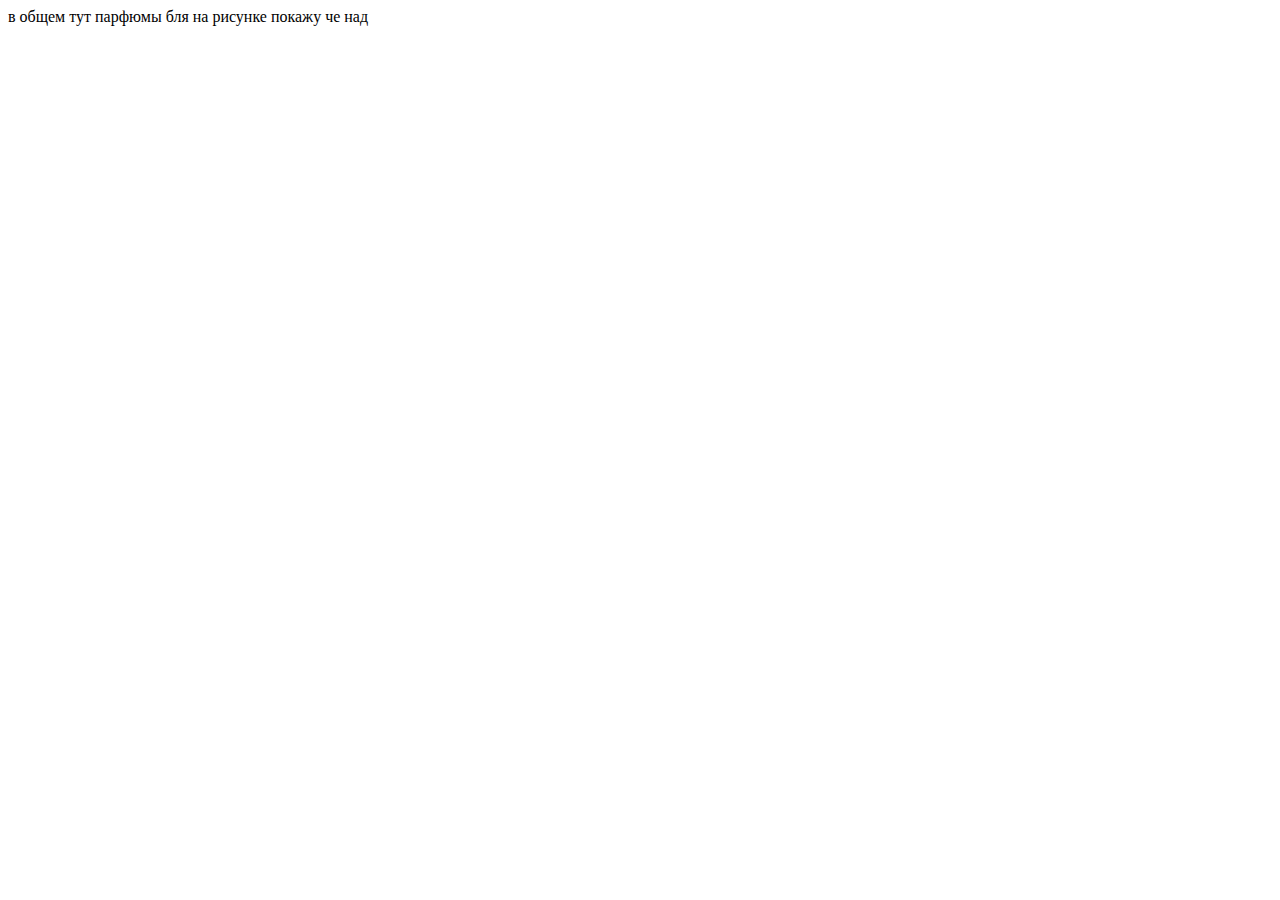
<file: accsessories.html>
<!DOCTYPE html>
<html lang="en">
<head>
    <meta charset="UTF-8">
    <meta name="viewport" content="width=device-width, initial-scale=1.0">
    <title>Document</title>
</head>
<body>
    в общем тут парфюмы бля на рисунке покажу че над
</body>
</html>
</file>
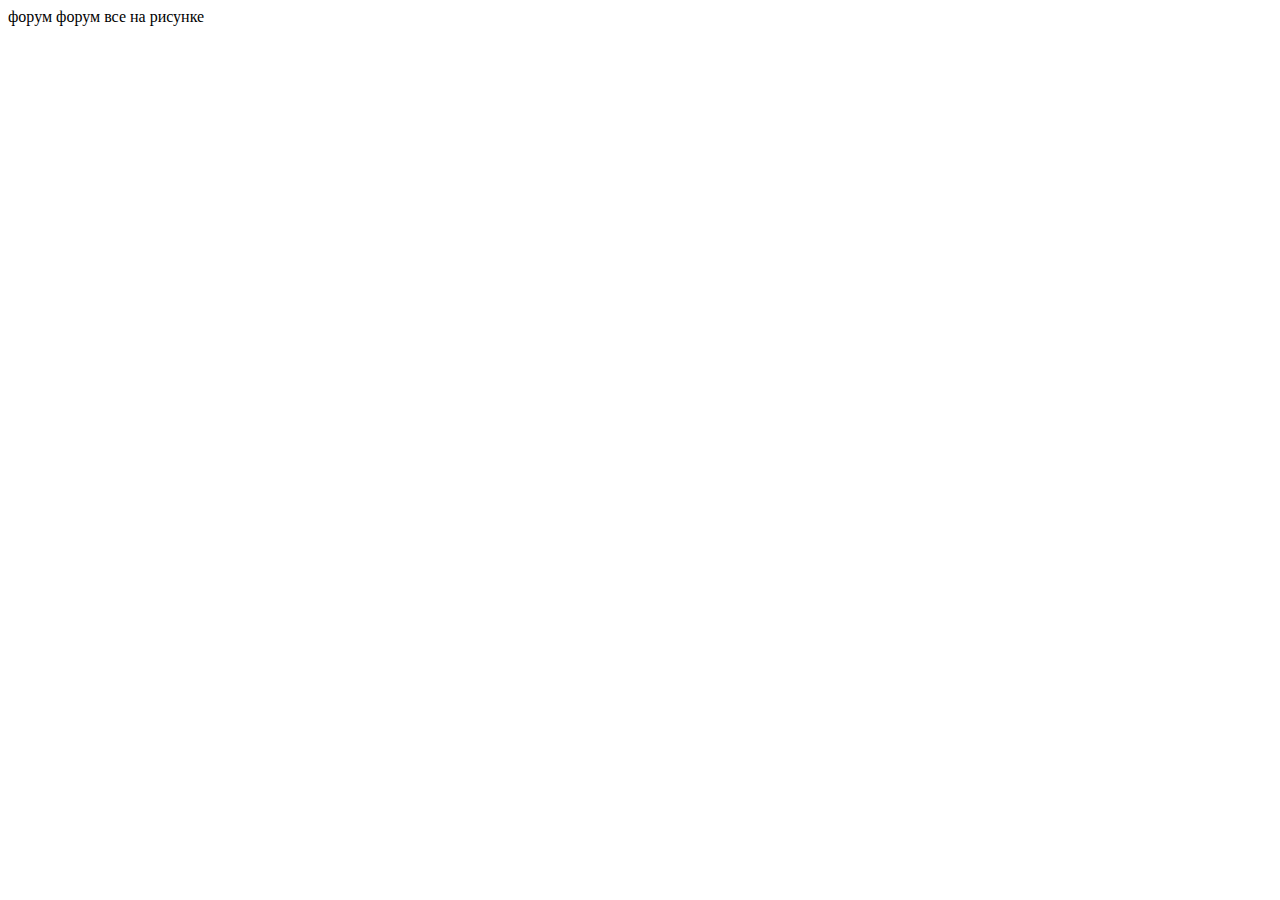
<file: forum.html>
<!DOCTYPE html>
<html lang="en">
<head>
    <meta charset="UTF-8">
    <meta name="viewport" content="width=device-width, initial-scale=1.0">
    <title>Document</title>
</head>
<body>
    форум форум все на рисунке
</body>
</html>
</file>
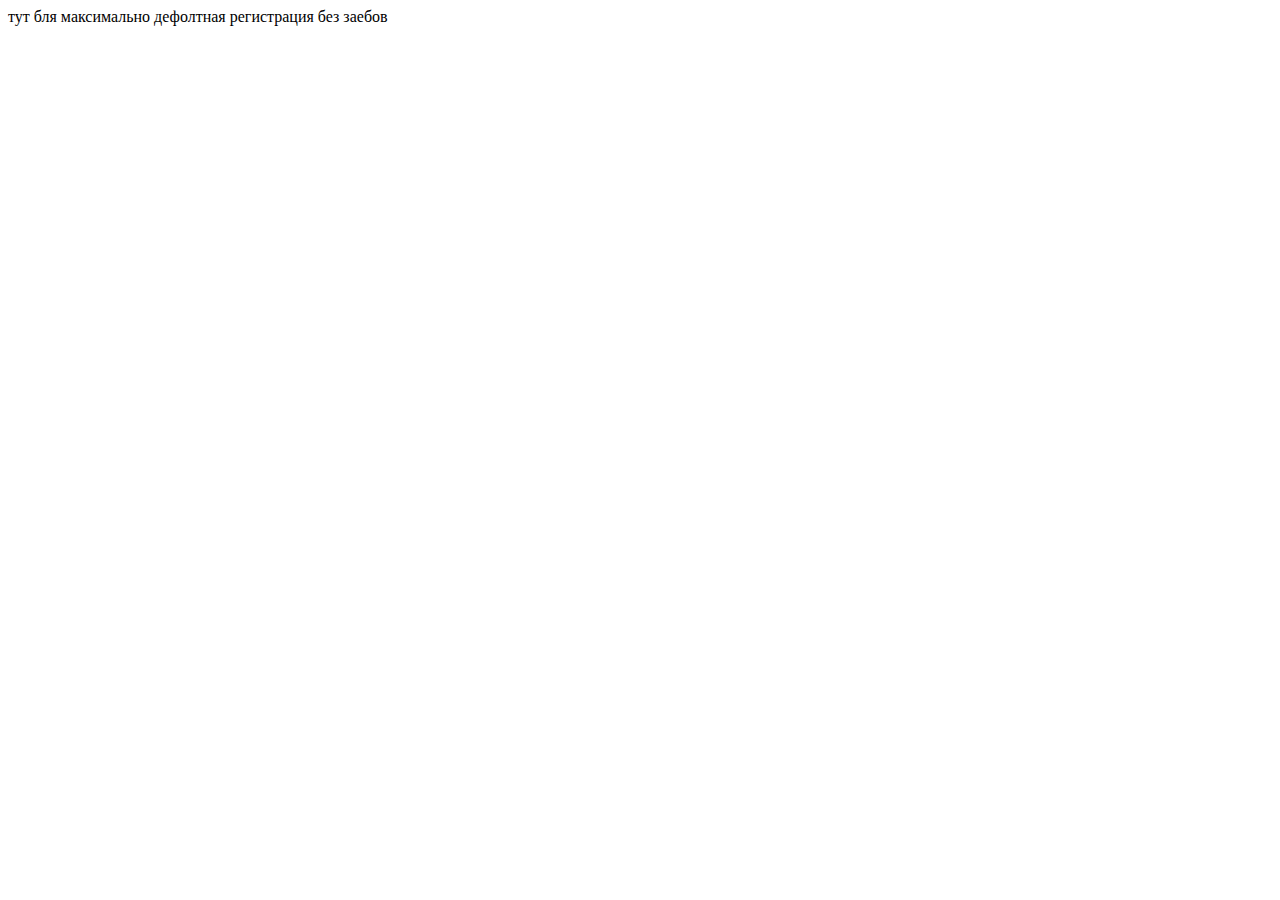
<file: registration.html>
<!DOCTYPE html>
<html lang="en">
<head>
    <meta charset="UTF-8">
    <meta name="viewport" content="width=device-width, initial-scale=1.0">
    <title>Document</title>
</head>
<body>
    тут бля максимально дефолтная регистрация без заебов
</body>
</html>
</file>
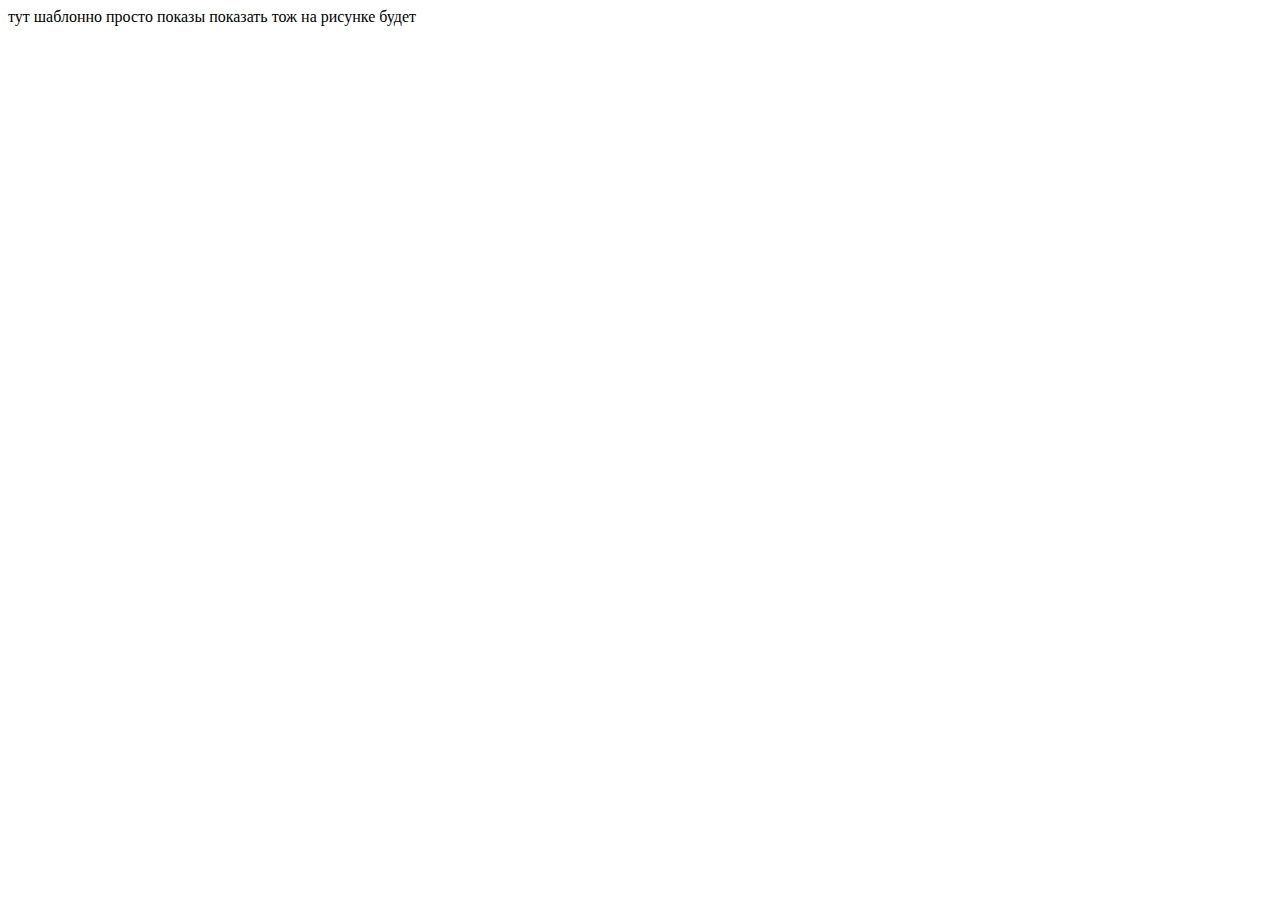
<file: runwayexample.html>
<!DOCTYPE html>
<html lang="en">
<head>
    <meta charset="UTF-8">
    <meta name="viewport" content="width=device-width, initial-scale=1.0">
    <title>Document</title>
</head>
<body>
    тут шаблонно просто показы показать тож на рисунке будет
</body>
</html>
</file>
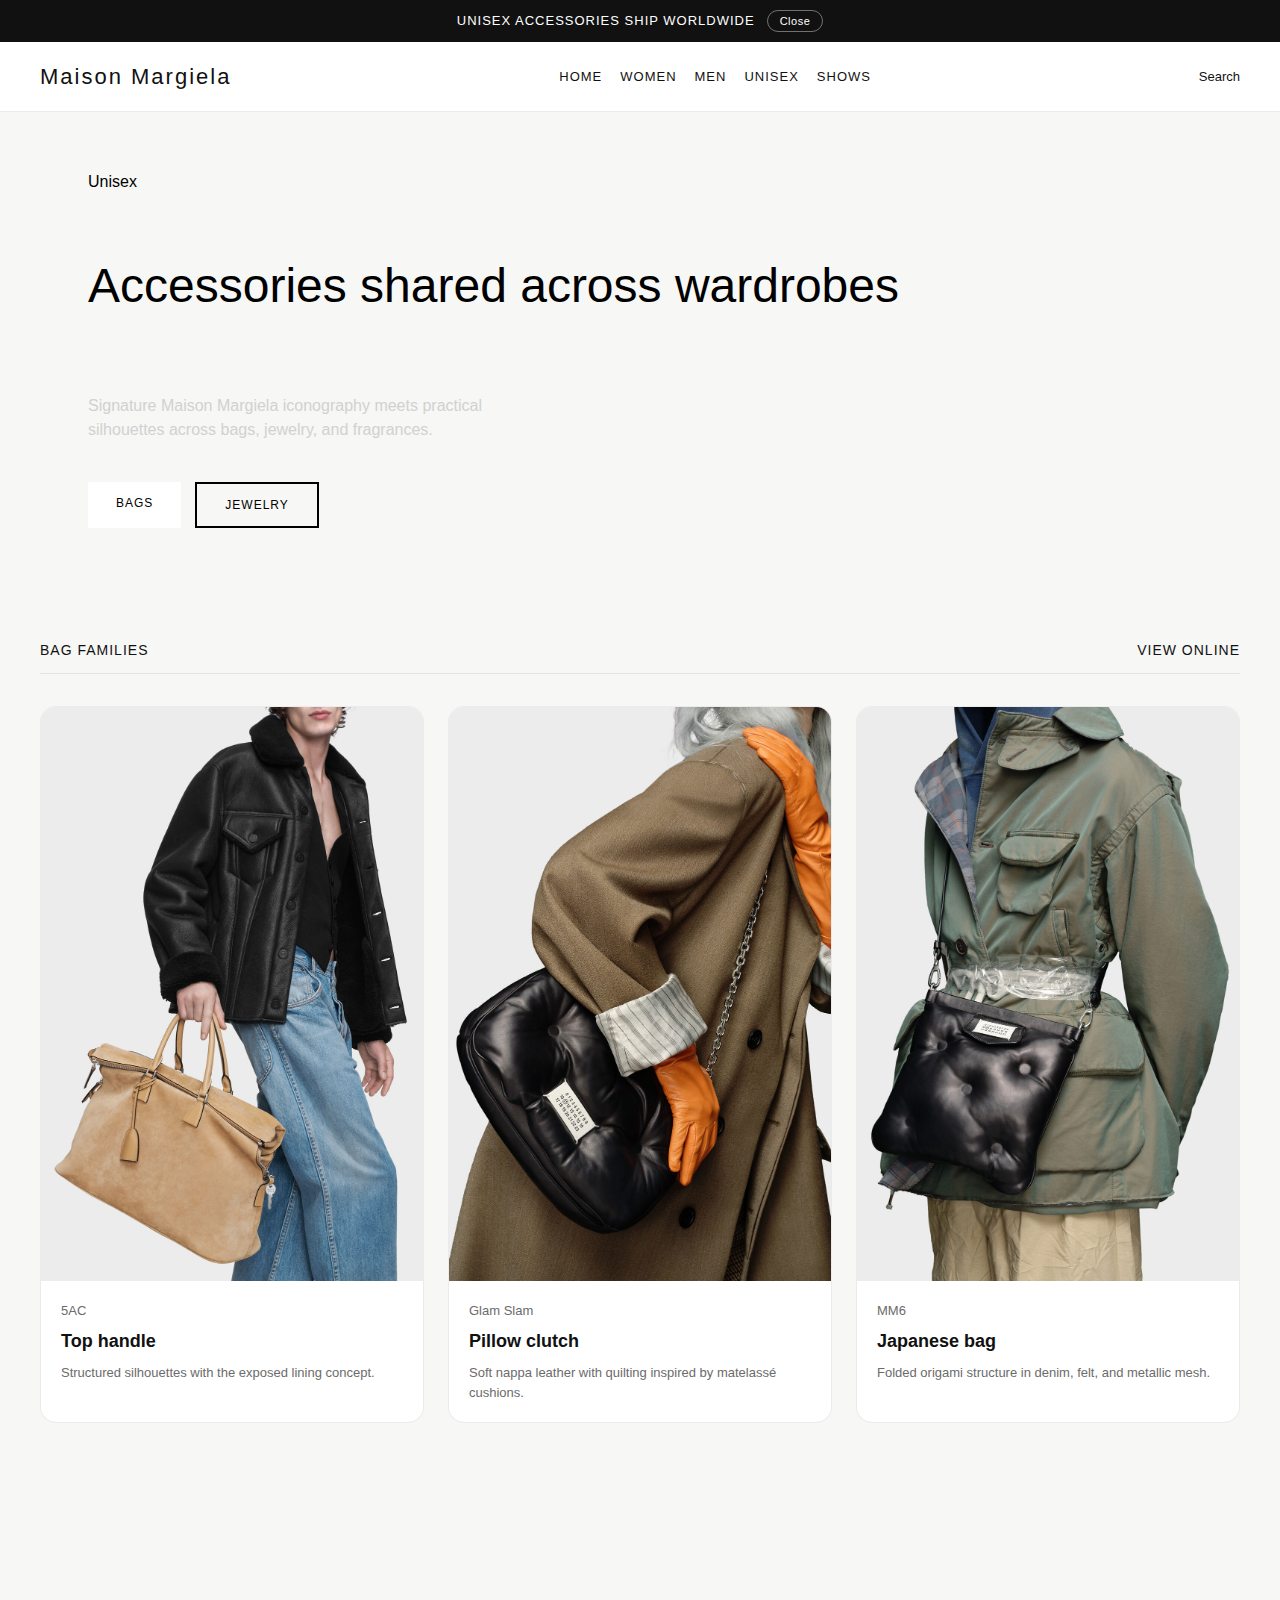
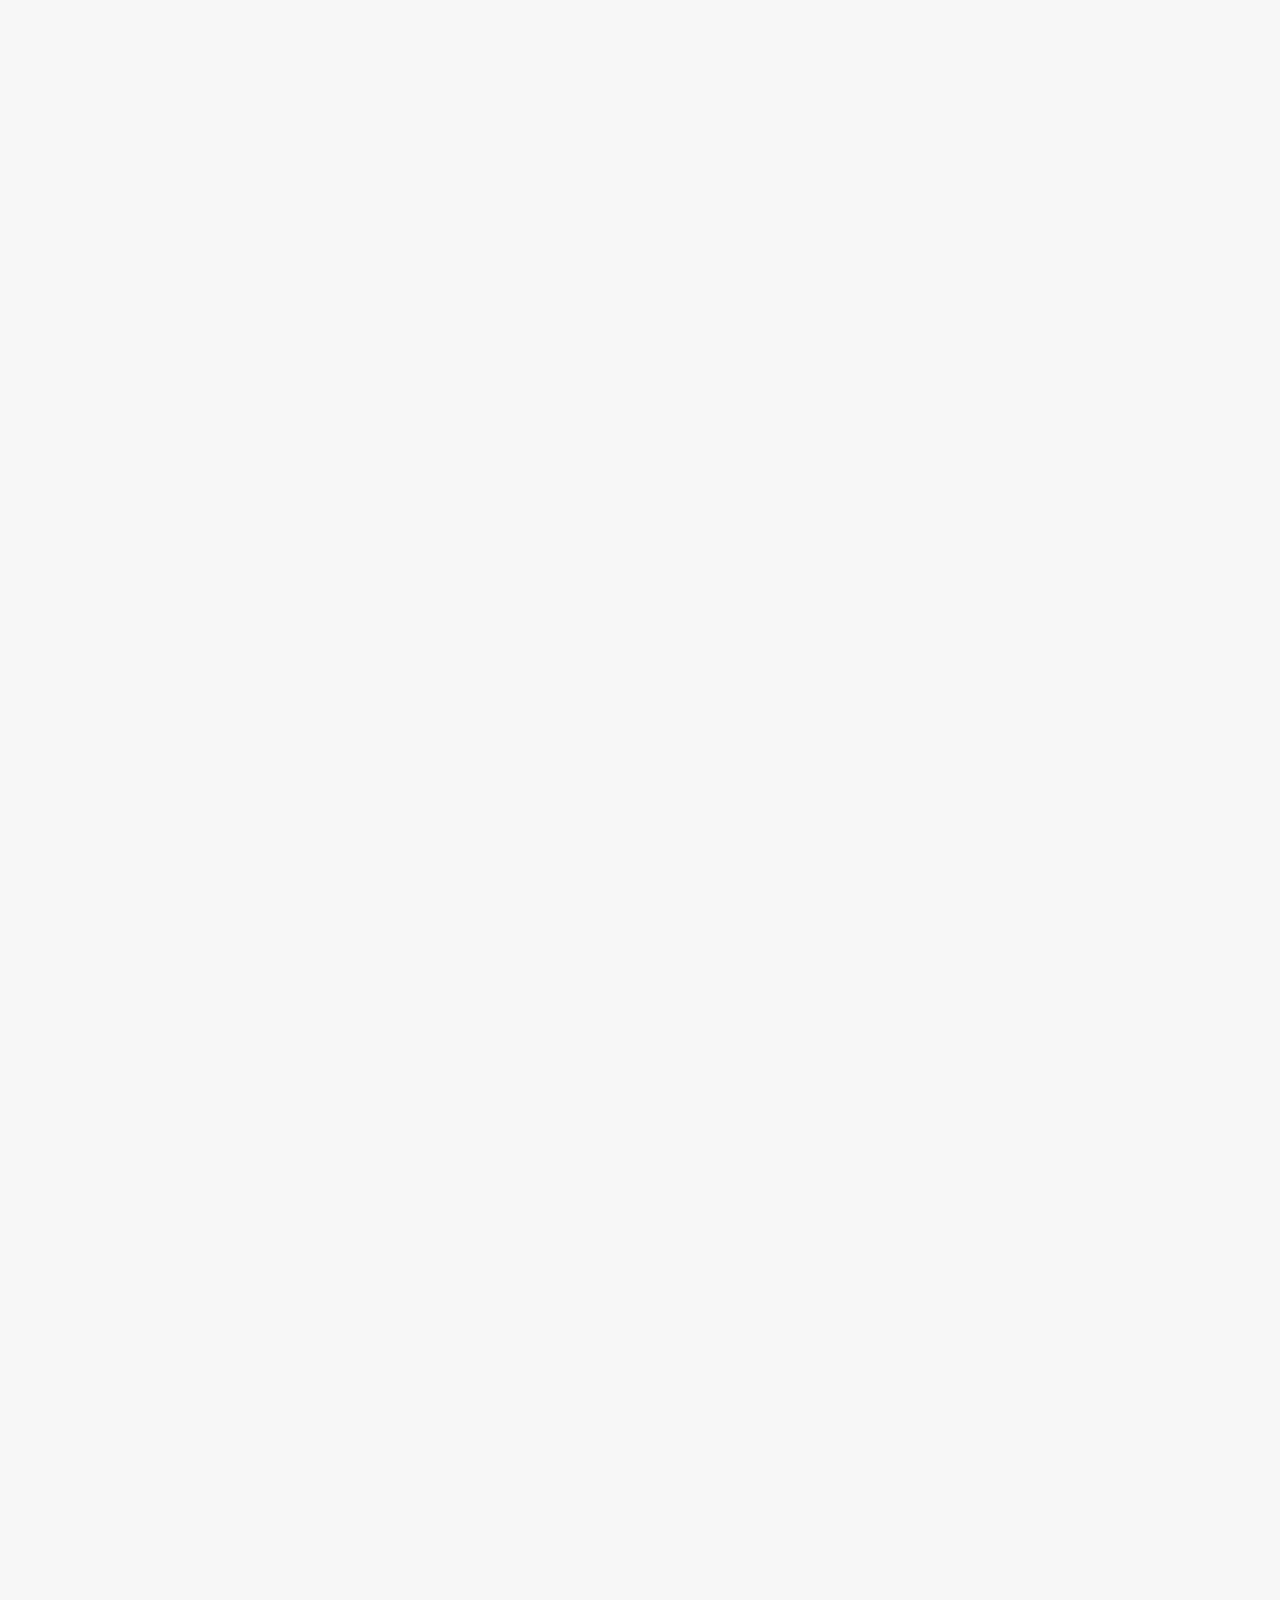
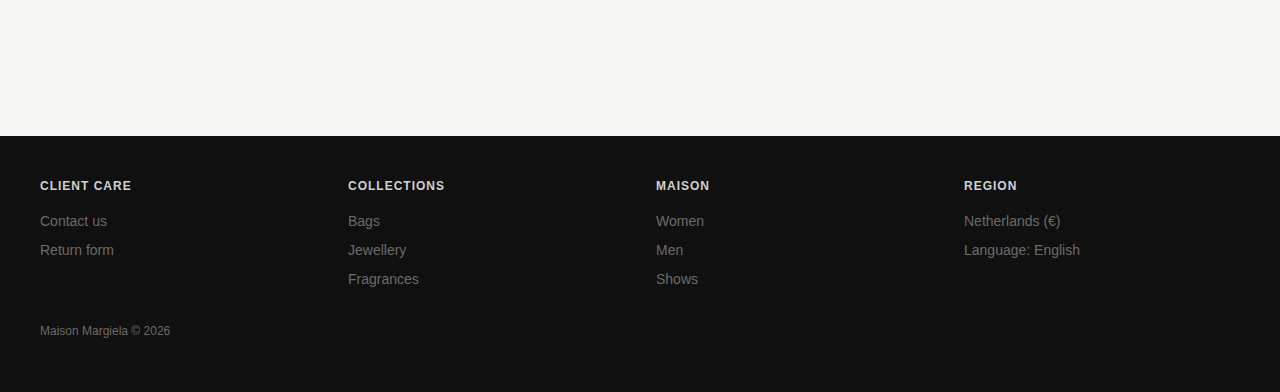
<file: unisex.html>
<!DOCTYPE html>
<html lang="en">
<head>
  <meta charset="UTF-8">
  <meta name="viewport" content="width=device-width, initial-scale=1">
  <title>Maison Margiela | Unisex</title>
  <link rel="stylesheet" href="style.css">
</head>
<body>
  <div class="announcement">Unisex accessories ship worldwide</div>
  <header class="site-header">
    <div class="logo">Maison Margiela</div>
    <nav class="nav-links">
      <a href="index.html">Home</a>
      <a href="women.html">Women</a>
      <a href="men.html">Men</a>
      <a href="unisex.html">Unisex</a>
      <a href="shows.html">Shows</a>
    </nav>
    <div class="actions">
      <span>Search</span>

    </div>
  </header>
  <main>
    <section class="hero-unisex" style="background-image:url('https://cdn.qwenlm.ai/output/wV14g69329aa57d9b7f22000ffc9595ac/t2i/205307ba-9d04-457b-8994-7574b37e5cc9/1764924151.png?key=eyJhbGciOiJIUzI1NiIsInR5cCI6IkpXVCJ9.eyJyZXNvdXJjZV91c2VyX2lkIjoid1YxNGc2OTMyOWFhNTdkOWI3ZjIyMDAwZmZjOTU5NWFjIiwicmVzb3VyY2VfaWQiOiIxNzY0OTI0MTUxIiwicmVzb3VyY2VfY2hhdF9pZCI6ImM2N2E5ZjZmLTk5ZjEtNDljYS1hYTg1LTc4NDhmZjJmMGE4YiJ9.zcMRtAIxTBcuQLEM-sRF-EJt5H7xEJgegHKkfAgzfVU&x-oss-process=image/resize,m_mfit,w_450,h_450');color:#000;">
      <div class="hero-copy" style="color:#000;">
        <span>Unisex</span>
        <h1>Accessories shared across wardrobes</h1>
        <p>Signature Maison Margiela iconography meets practical silhouettes across bags, jewelry, and fragrances.</p>
        <div class="cta-row">
          <a href="#bags" class="button dark" style="color:#000;">Bags</a>
          <a href="#jewelry" class="button" style="color:#000;border-color:#000;">Jewelry</a>
        </div>
      </div>
    </section>

    <section class="section" id="bags">
      <div class="section-header">
        <span>Bag families</span>
        <a href="https://www.maisonmargiela.com/en-nl/unisex/bags" target="_blank">View online</a>
      </div>
      <div class="card-grid">
        <div class="card">
          <img src="photos\5ac_bag.jpg" alt="5AC">
          <div class="card-body">
            <span>5AC</span>
            <h3>Top handle</h3>
            <span>Structured silhouettes with the exposed lining concept.</span>
          </div>
        </div>
        <div class="card">
          <img src="photos\glam_slam_bag.jpg" alt="Glam Slam">
          <div class="card-body">
            <span>Glam Slam</span>
            <h3>Pillow clutch</h3>
            <span>Soft nappa leather with quilting inspired by matelassé cushions.</span>
          </div>
        </div>
        <div class="card">
          <img src="photos\mm6_bag.jpg" alt="Japanese bag">
          <div class="card-body">
            <span>MM6</span>
            <h3>Japanese bag</h3>
            <span>Folded origami structure in denim, felt, and metallic mesh.</span>
          </div>
        </div>
      </div>
    </section>

    <section class="section" id="jewelry">
      <div class="section-header">
        <span>Jewellery</span>
        <a href="https://www.maisonmargiela.com/en-nl/unisex/accessories/jewellery" target="_blank">Explore</a>
      </div>
      <div class="card-grid">
        <div class="card">
          <img src="photos/rings.jpg" alt="Rings">
          <div class="card-body">
            <span>Signet</span>
            <h3>Décortiqué rings</h3>
            <p>Reinterpreted signet styles with mirrored silver plating and engraved numeric logos.</p>
          </div>
        </div>
        <div class="card">
          <img src="photos/charms.jpg" alt="Charms">
          <div class="card-body">
            <span>Charms</span>
            <h3>Line 11</h3>
            <p>Necklaces and bracelets with detachable identity plates.</p>
          </div>
        </div>
        <div class="card">
          <img src="photos/logos.jpg" alt="Logos">
          <div class="card-body">
            <span>MM6</span>
            <h3>Mini logos</h3>
            <p>Minimal enamel charms built for layering across genders.</p>
          </div>
        </div>
      </div>
    </section>

    <section class="section">
      <div class="split">
        <div class="fragrances">
          <img src="photos\fragrance1.jpg" alt="Fragrance">
          <img src="photos\fragrance2.jpg" alt="Fragrance">
          <img src="photos\fragrance3.jpg" alt="Fragrance">
          <img src="photos\fragrance4.jpg" alt="Fragrance">
          <img src="photos\fragrance5.jpg" alt="Fragrance">
          <img src="photos\fragrance6.jpg" alt="Fragrance">
        </div>
        <div>
          <h2>Fragrances</h2>
          <p>Replica scents capture memories with accords such as Autumn Vibes, Jazz Club, and Lazy Sunday Morning.</p>
          <a href="https://www.maisonmargiela.com/en-nl/fragrances" target="_blank" class="button">Perfumes</a>
          <a href="https://www.maisonmargiela.com/en-nl/fragrances/candles" target="_blank" class="button" style="margin-left:12px;">Candles</a>
        </div>
      </div>  
    </section>
  </main>
  <footer class="footer">
    <div class="footer-grid">
      <div>
        <h4>Client care</h4>
        <a href="mailto:clientcare@maisonmargiela.com">Contact us</a>
        <a href="#">Return form</a>
      </div>
      <div>
        <h4>Collections</h4>
        <a href="#bags">Bags</a>
        <a href="#jewelry">Jewellery</a>
        <a href="#">Fragrances</a>
      </div>
      <div>
        <h4>Maison</h4>
        <a href="women.html">Women</a>
        <a href="men.html">Men</a>
        <a href="shows.html">Shows</a>
      </div>
      <div>
        <h4>Region</h4>
        <a href="#">Netherlands (€)</a>
        <a href="#">Language: English</a>
      </div>
    </div>
    <p style="margin-top:24px;font-size:12px;color:var(--muted);">Maison Margiela © <span data-year></span></p>
  </footer>
  <button class="back-to-top" aria-label="Back to top">Top</button>
  <script src="script.js"></script>
</body>
</html>
</file>
<file: style.css>
:root {
  --bg:#f7f7f5;
  --text:#111;
  --muted:#6b6b6b;
  --border:rgba(0,0,0,0.08);
  --accent:#1d1d1b;
  --accent-light:#ffffff;
}
* {
  box-sizing:border-box;
}
body {
  margin:0;
  font-family:"Helvetica Neue",Arial,sans-serif;
  background:var(--bg);
  color:var(--text);
  line-height:1.5;
}
a {
  color:inherit;
  text-decoration:none;
}
img {
  max-width:100%;
  display:block;
}
.announcement {
  background:var(--text);
  color:var(--accent-light);
  text-align:center;
  text-transform:uppercase;
  font-size:13px;
  letter-spacing:1px;
  padding:10px 16px;
  display:flex;
  justify-content:center;
  align-items:center;
  gap:12px;
}
.announcement button {
  background:none;
  border:1px solid rgba(255,255,255,0.4);
  color:var(--accent-light);
  text-transform:none;
  font-size:11px;
  letter-spacing:0.5px;
  padding:4px 12px;
  border-radius:999px;
  cursor:pointer;
}
.announcement.hide {
  display:none;
}
.back-to-top {
  position:fixed;
  right:24px;
  bottom:24px;
  border:none;
  border-radius:999px;
  background:var(--text);
  color:#fff;
  padding:12px 18px;
  font-size:12px;
  letter-spacing:1px;
  text-transform:uppercase;
  cursor:pointer;
  opacity:0;
  pointer-events:none;
  transition:opacity 0.2s ease;
  z-index:20;
}
.back-to-top.visible {
  opacity:1;
  pointer-events:auto;
}
.site-header {
  padding:18px 40px;
  display:flex;
  justify-content:space-between;
  align-items:center;
  border-bottom:1px solid var(--border);
  background:var(--accent-light);
}
.logo {
  font-size:22px;
  letter-spacing:2px;
}
.nav-links {
  display:flex;
  gap:18px;
  font-size:13px;
  text-transform:uppercase;
  letter-spacing:1px;
}
.actions {
  display:flex;
  gap:16px;
  font-size:13px;
}
main {
  padding:0 40px 80px;
}
.hero {
  margin-top:32px;
  border-radius:24px;
  overflow:hidden;
  display:grid;
  grid-template-columns:repeat(auto-fit,minmax(280px,1fr));
  background:#101010;
  color:#fff;
}
.hero-media {
  background:url("https://www.maisonmargiela.com/binaries/content/gallery/mm_04_fw23/eveningwear-fw23-hero.jpg") center/cover;
  animation:heroZoom 18s ease-in-out infinite alternate;
  transform-origin:center;
}
.hero-copy {
  padding:48px;
  display:flex;
  flex-direction:column;
  gap:24px;
}
.hero-copy h1 {
  font-size:48px;
  font-weight:400;
}
.hero-copy p {
  color:#d1d1d1;
  max-width:420px;
}
.cta-row {
  display:flex;
  gap:14px;
  flex-wrap:wrap;
}
.button {
  padding:12px 28px;
  border:2px solid black;
  text-transform:uppercase;
  letter-spacing:1px;
  font-size:12px;
  color:#000;
}
.button.dark {
  background:var(--accent-light);
  color:#000;
  border:none;
}
.section {
  margin-top:64px;
}
.section-header {
  display:flex;
  justify-content:space-between;
  align-items:center;
  text-transform:uppercase;
  font-size:14px;
  letter-spacing:1px;
  border-bottom:1px solid var(--border);
  padding-bottom:12px;
}
.card-grid {
  margin-top:32px;
  display:grid;
  grid-template-columns:repeat(auto-fit,minmax(220px,1fr));
  gap:24px;
}
.card {
  background:var(--accent-light);
  border:1px solid var(--border);
  border-radius:16px;
  overflow:hidden;
  display:flex;
  flex-direction:column;
  min-height:320px;
  transition:transform 0.35s ease, box-shadow 0.35s ease;
}
.card:hover {
  transform:translateY(-6px);
  box-shadow:0 14px 30px rgba(0,0,0,0.08);
}
.card-body {
  padding:20px;
  display:flex;
  flex-direction:column;
  gap:8px;
}
.card-body h3 {
  margin:0;
  font-size:18px;
}
.card-body span {
  color:var(--muted);
  font-size:13px;
}
.split {
  display:grid;
  grid-template-columns:repeat(auto-fit,minmax(320px,1fr));
  gap:32px;
  align-items:center;
  margin:32px;
}
.newsletter {
  border:1px solid var(--border);
  border-radius:24px;
  padding:32px;
  background:var(--accent-light);
  display:flex;
  flex-direction:column;
  gap:16px;
}
.newsletter form {
  display:flex;
  flex-wrap:wrap;
  gap:12px;
}
.newsletter input {
  flex:1;
  min-width:220px;
  padding:12px 16px;
  border:1px solid var(--border);
  border-radius:999px;
  font-size:14px;
}
.newsletter button {
  border:none;
  background:var(--text);
  color:#fff;
  padding:12px 24px;
  border-radius:999px;
  text-transform:uppercase;
  letter-spacing:1px;
  font-size:12px;
}
.footer {
  margin-top:80px;
  padding:40px;
  border-top:1px solid var(--border);
  background:#101010;
}
.footer-grid {
  display:grid;
  grid-template-columns:repeat(auto-fit,minmax(180px,1fr));
  gap:32px;
  font-size:14px;
}
.footer-grid h4 {
  margin-top:0;
  text-transform:uppercase;
  font-size:12px;
  letter-spacing:1px;
  color:#d1d1d1;
}
.footer-grid a {
  color:var(--muted);
  display:block;
  margin-bottom:8px;
}

.footer-grid[data-page="women"] a {
  color:white;
  display:block;
  margin-bottom:8px;
}

.reveal {
  opacity:0;
  transform:translateY(60px) scale(0.98);
  transition:opacity 0.8s ease, transform 0.8s ease;
  transition-delay:var(--reveal-delay,0s);
}
.reveal.visible {
  opacity:1;
  transform:translateY(0) scale(1);
}
@media (max-width:768px) {
  .site-header {
    padding:16px;
    flex-direction:column;
    gap:12px;
  }
  .nav-links {
    flex-wrap:wrap;
    justify-content:center;
  }
  main {
    padding:0 16px 60px;
  }
}
@keyframes heroZoom {
  0% {transform:scale(1);}
  100% {transform:scale(1.05);}
}


.hero-unisex{
  animation: lol 60s infinite;
  border-radius: 10px;
  margin-top:10px;
}

@keyframes lol {
  to {background-position: 1000% 0;}
}

.tabi{
  border-radius: 10px;  
  max-height: 240px;
}
.img-container{
  display: grid;grid-template-columns: repeat(auto-fit,minmax(220px,1fr));gap:24px;padding:24px;
}

.fragrances{
  display: flex;
  overflow-x: scroll;
  scroll-snap-type:x mandatory;
  margin-right:40px;
  
}

.fragrances img{
  scroll-snap-align: center;
}

::-webkit-scrollbar-thumb{
  background:black;
}
.images{
  display: flex; overflow-x: scroll; scroll-behavior: smooth; scroll-snap-type: x mandatory;
}
.images img{
  scroll-snap-align: center;
}
#shows{
  background-image:url('https://i.pinimg.com/1200x/40/50/a4/4050a4e2f4cfac4f905735648d7f84fe.jpg');
  color:#000000;
}

#shows h3{
  font-size:xx-large
}
</file>
